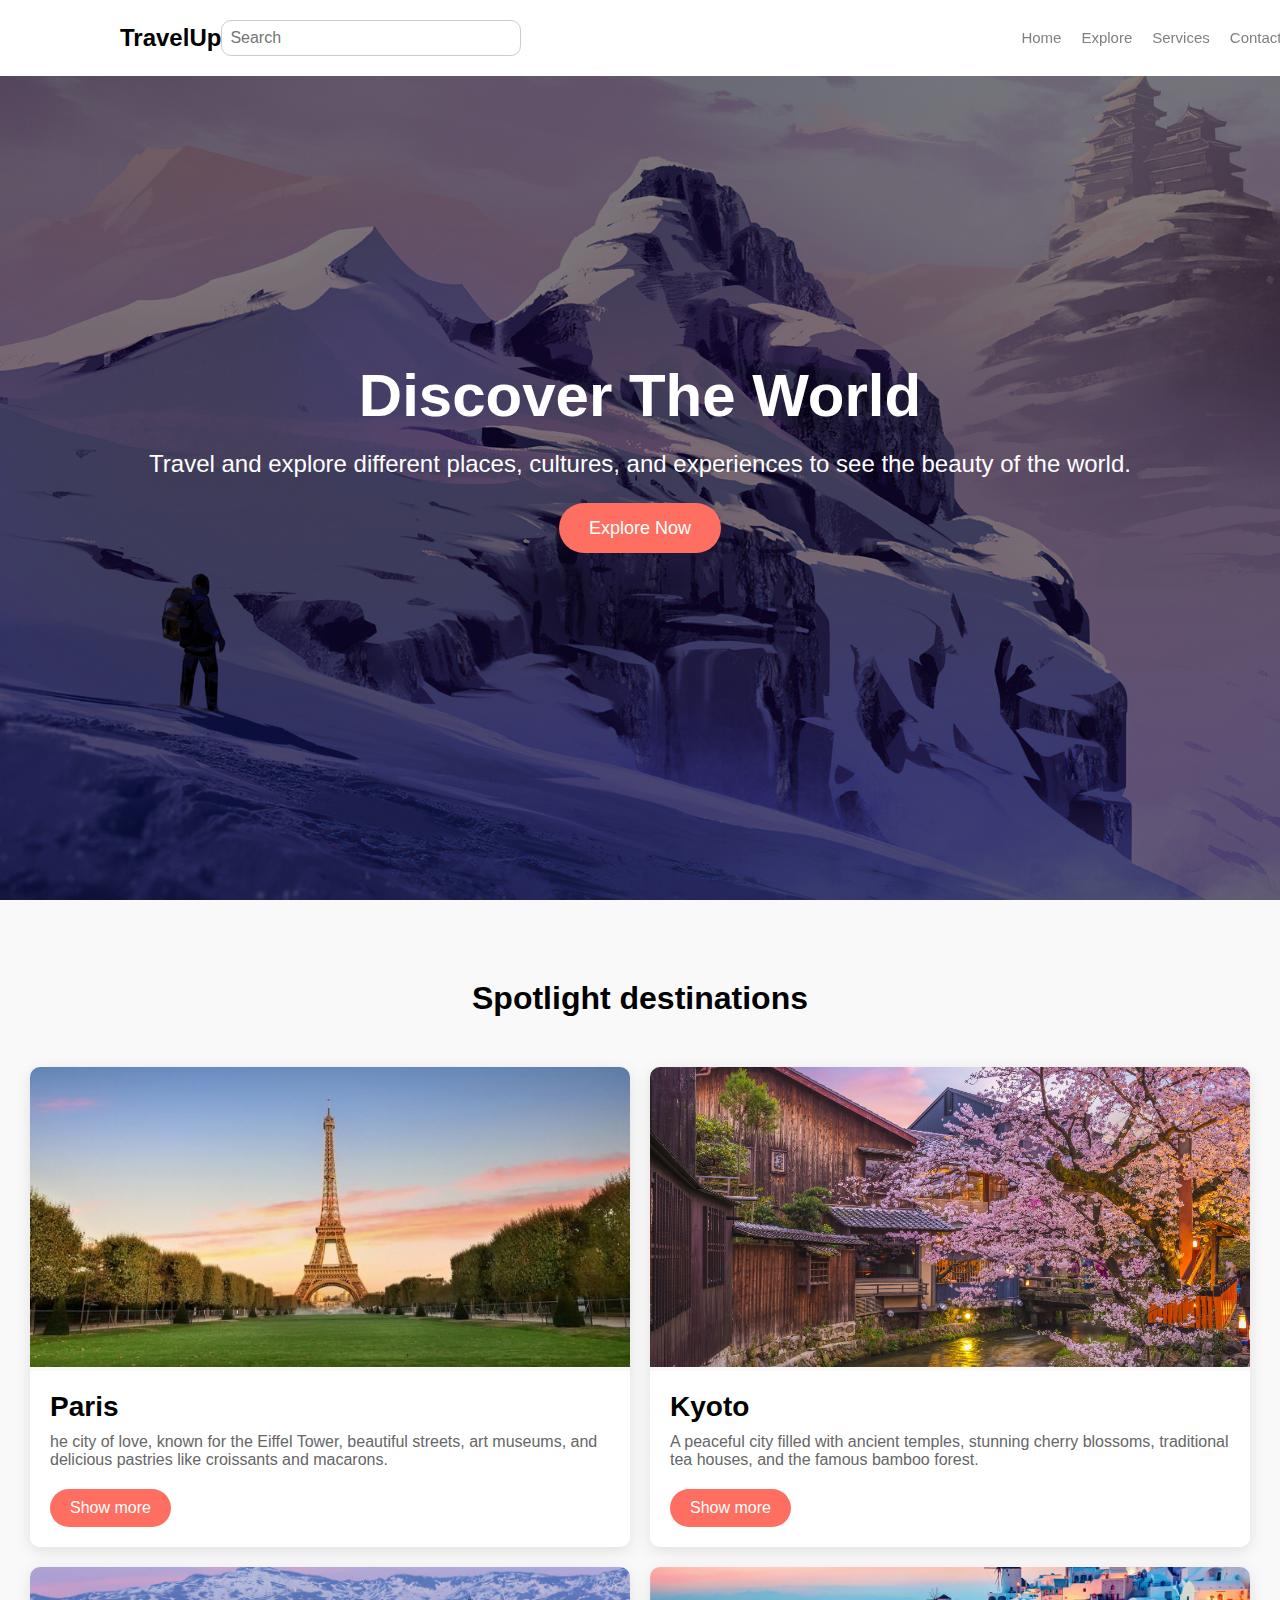
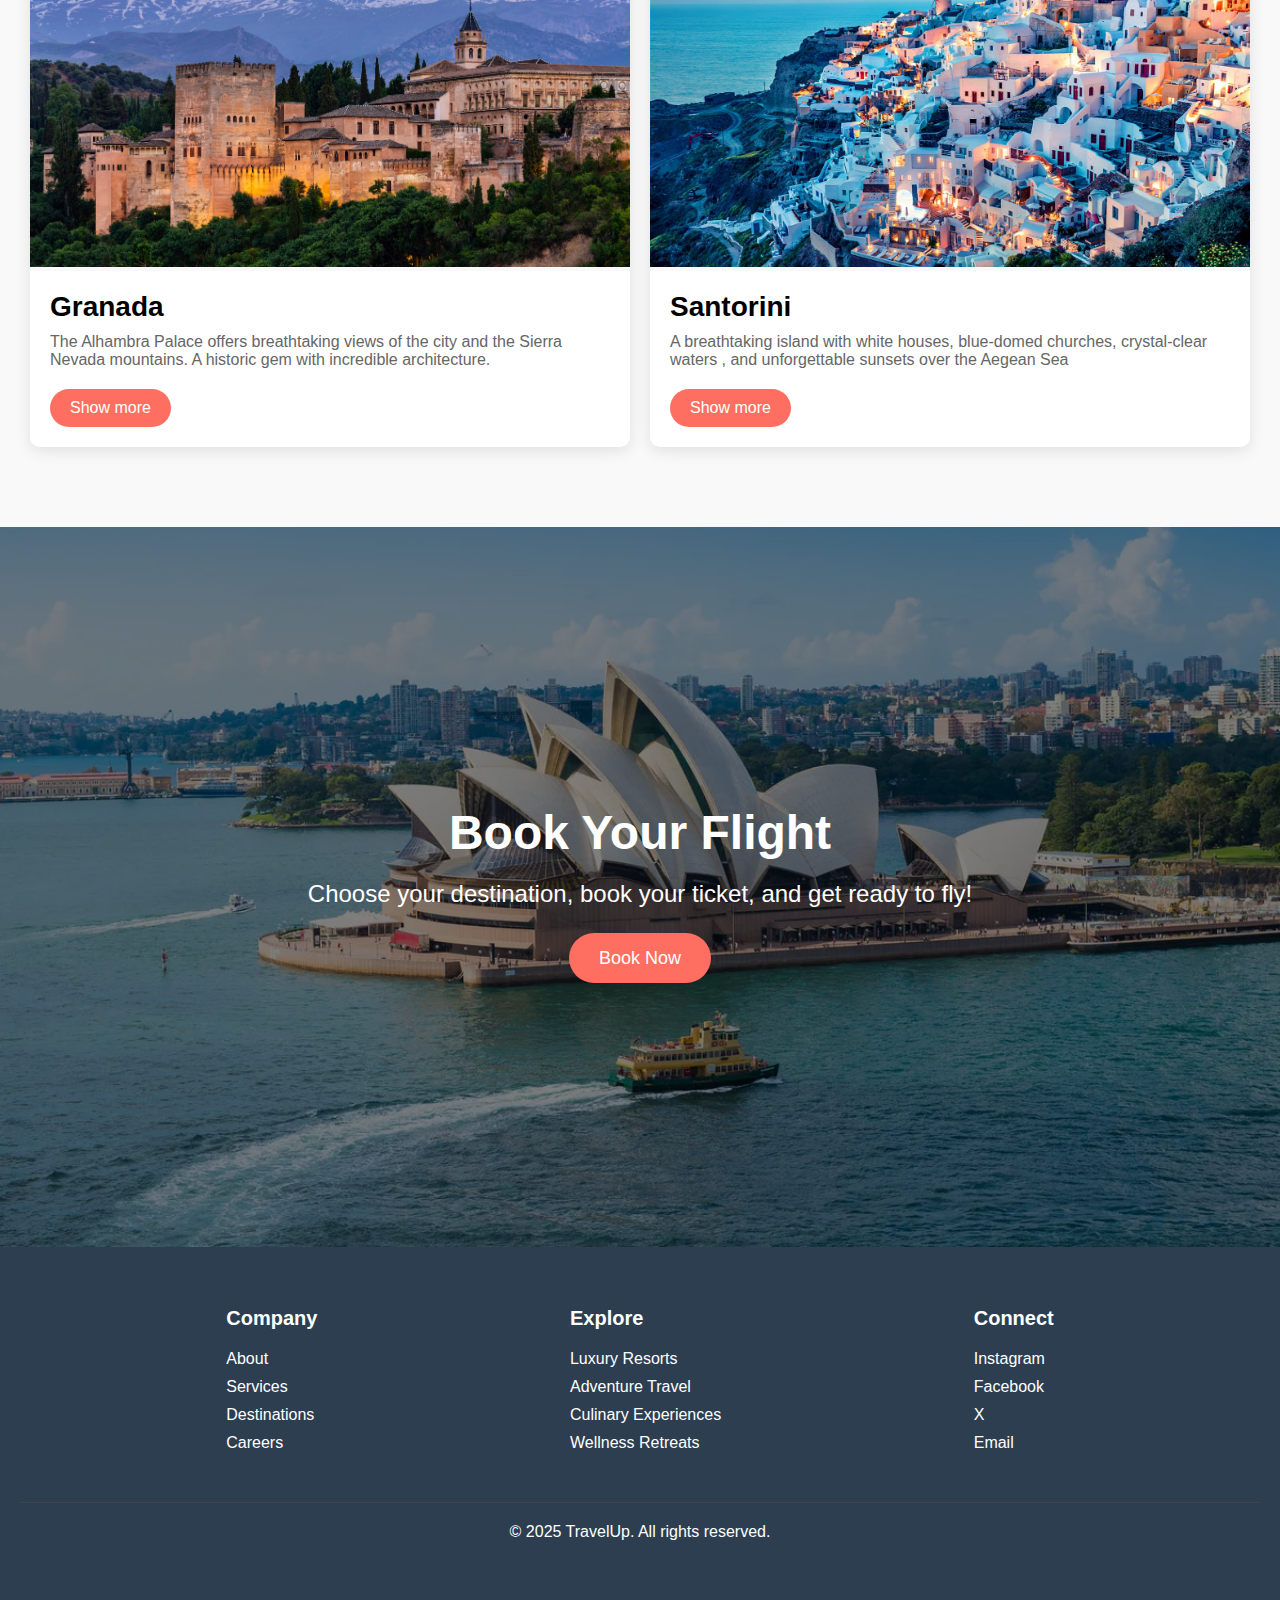
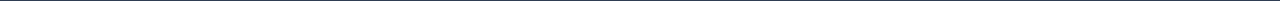
<file: index.html>
<!DOCTYPE html>
<html lang="en">
<head>
    <meta charset="UTF-8">
    <meta name="viewport" content="width=device-width, initial-scale=1.0">
    <link rel="stylesheet" href="TravelUp.css">
    <title>TravelUp</title>
</head>
<body>
    <header> 
        <h1 class="title">TravelUp</h1>     
        <form onsubmit="window.location.href = document.getElementById('search').value + '.html'; return false;">
            <div>
                <input type="text" id="search" placeholder="Search" />
            </div>
        </form>
        <nav class="nav-bar">
            <ul class="nav-links">
                <li><a href="#Home">Home</a></li>
                <li><a href="#Explore">Explore</a></li>
                <li><a href="#Services">Services</a></li>
                <li><a href="#Contact">Contact</a></li>
            </ul>
        </nav>
    </header>

    <main>
        <section id="Home" class="Home">
            <div class="shadow"></div>
            <div class="Home-content">
                <h1>Discover The World</h1>
                <p>Travel and explore different places, cultures, and experiences to see the beauty of the world.</p>
                <a href="#Explore" class="button">Explore Now</a>
            </div>
        </section>
        <div id="Explore">
        <h1 class="destinations-h1">Spotlight destinations</h1>
        <section  class="Explore">
            <div class="Explore-card">
                <img src="Paris.jpg" alt="Paris">
                <div class="Explore-card-content">
                    <h2>Paris</h2>
                    <p>he city of love, known for the Eiffel Tower, beautiful streets,
                         art museums, and delicious pastries like croissants and macarons.</p>
                    <a href="paris.html">
                        <button>Show more</button>
                    </a>
                </div>
            </div>
            <div class="Explore-card">
                <img src="Kyoto.jpg" alt="Kyoto">
                <div class="Explore-card-content">
                    <h2>Kyoto</h2>
                    <p>A peaceful city filled with ancient temples, stunning cherry blossoms,
                         traditional tea houses, and the famous bamboo forest.</p>
                    <a href="kyoto.html"><button>Show more</button></a>
                </div>
            </div>
            <div class="Explore-card">
                <img src="Granada.avif" alt="Granada">
                <div class="Explore-card-content">
                    <h2>Granada</h2>
                    <p>The Alhambra Palace offers breathtaking views of the city and the Sierra Nevada mountains.
                         A historic gem with incredible architecture.</p>
                    <a href="granada.html"><button>Show more</button></a>
                </div>
            </div>
            <div class="Explore-card">
                <img src="Santorini.jpg" alt="Santorini">
                <div class="Explore-card-content">
                    <h2>Santorini</h2>
                    <p> A breathtaking island with white houses, blue-domed churches, crystal-clear waters
                        , and unforgettable sunsets over the Aegean Sea</p>
                    <a href="santorini.html"><button>Show more</button></a>
                </div>
            </div>
        </section>
        </div>
        <section id="Services" class="Services">
            <div class="shadow"></div>
            <div class="Services-content">
                <h2>Book Your Flight</h2>
                <p>Choose your destination, book your ticket, and get ready to fly!</p>
                <a href="Services.html" class="button">Book Now</a>
            </div>
        </section>
    </main>

    <footer id="Contact" class="footer">
        <div class="footer-content">
            <div class="footer-links">
                <h3>Company</h3>
                <ul>
                    <li><a href="#">About</a></li>
                    <li><a href="#">Services</a></li>
                    <li><a href="#">Destinations</a></li>
                    <li><a href="#">Careers</a></li>
                </ul>
            </div>
            <div class="footer-links">
                <h3>Explore</h3>
                <ul>
                    <li><a href="#">Luxury Resorts</a></li>
                    <li><a href="#">Adventure Travel</a></li>
                    <li><a href="#">Culinary Experiences</a></li>
                    <li><a href="#">Wellness Retreats</a></li>
                </ul>
            </div>
            <div class="footer-links">
                <h3>Connect</h3>
                <ul>
                    <li><a href="">Instagram</a></li>
                    <li><a href="">Facebook</a></li>
                    <li><a href="">X</a></li>
                    <li><a href="">Email</a></li>
                </ul>
            </div>
        </div>
        <div class="footer-bottom">
            <p>&copy; 2025 TravelUp. All rights reserved.</p>
        </div>
    </footer>
</body>
</html>
</file>
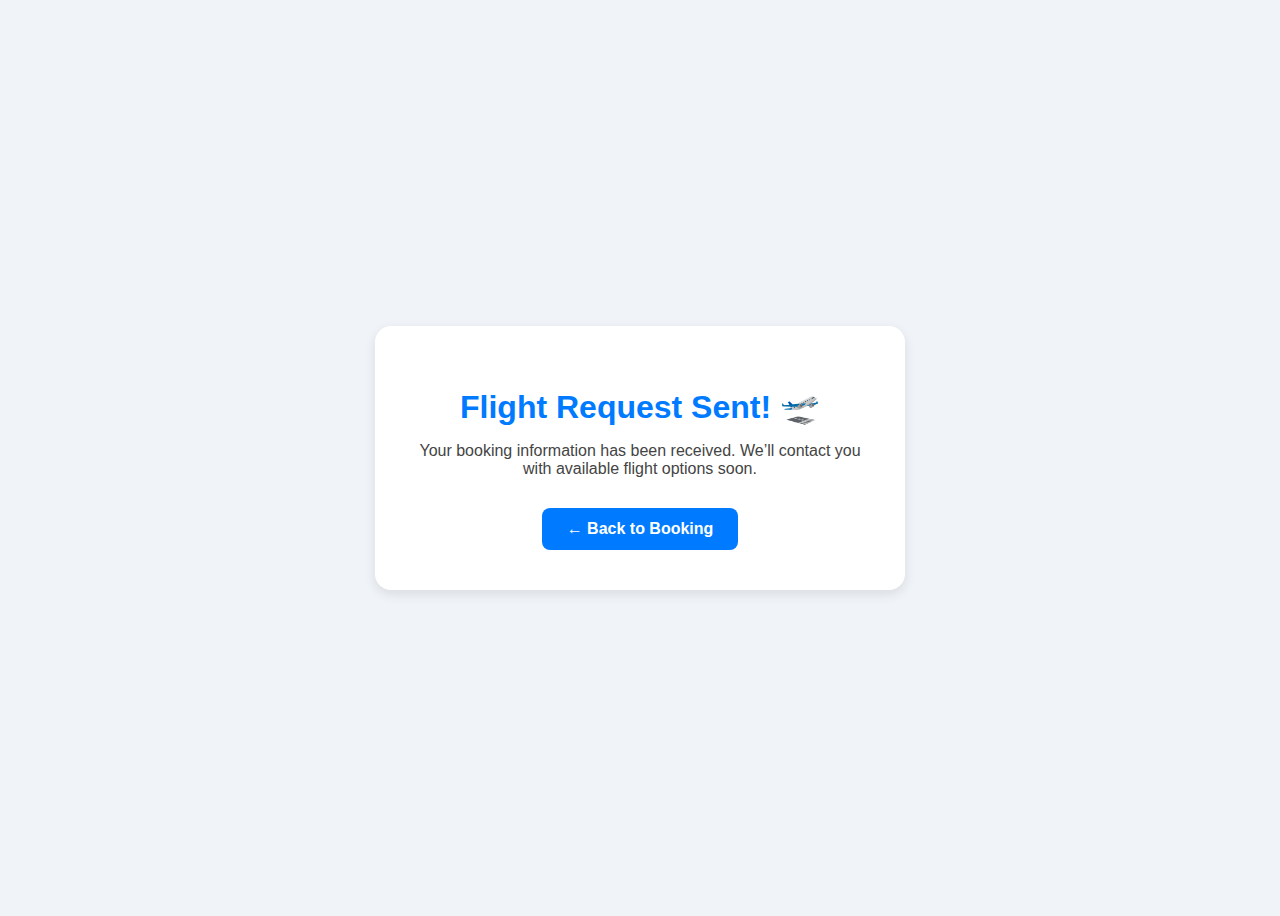
<file: confirmation.html>
<!DOCTYPE html>
<html lang="en">
<head>
  <meta charset="UTF-8">
  <title>Flight Booked</title>
  <link rel="stylesheet" href="confirmation.css">
</head>
<body>
  <div class="container">
    <h1>Flight Request Sent! 🛫</h1>
    <p>Your booking information has been received. We’ll contact you with available flight options soon.</p>
    <a href="index.html" class="back">← Back to Booking</a>
  </div>
</body>
</html>
</file>
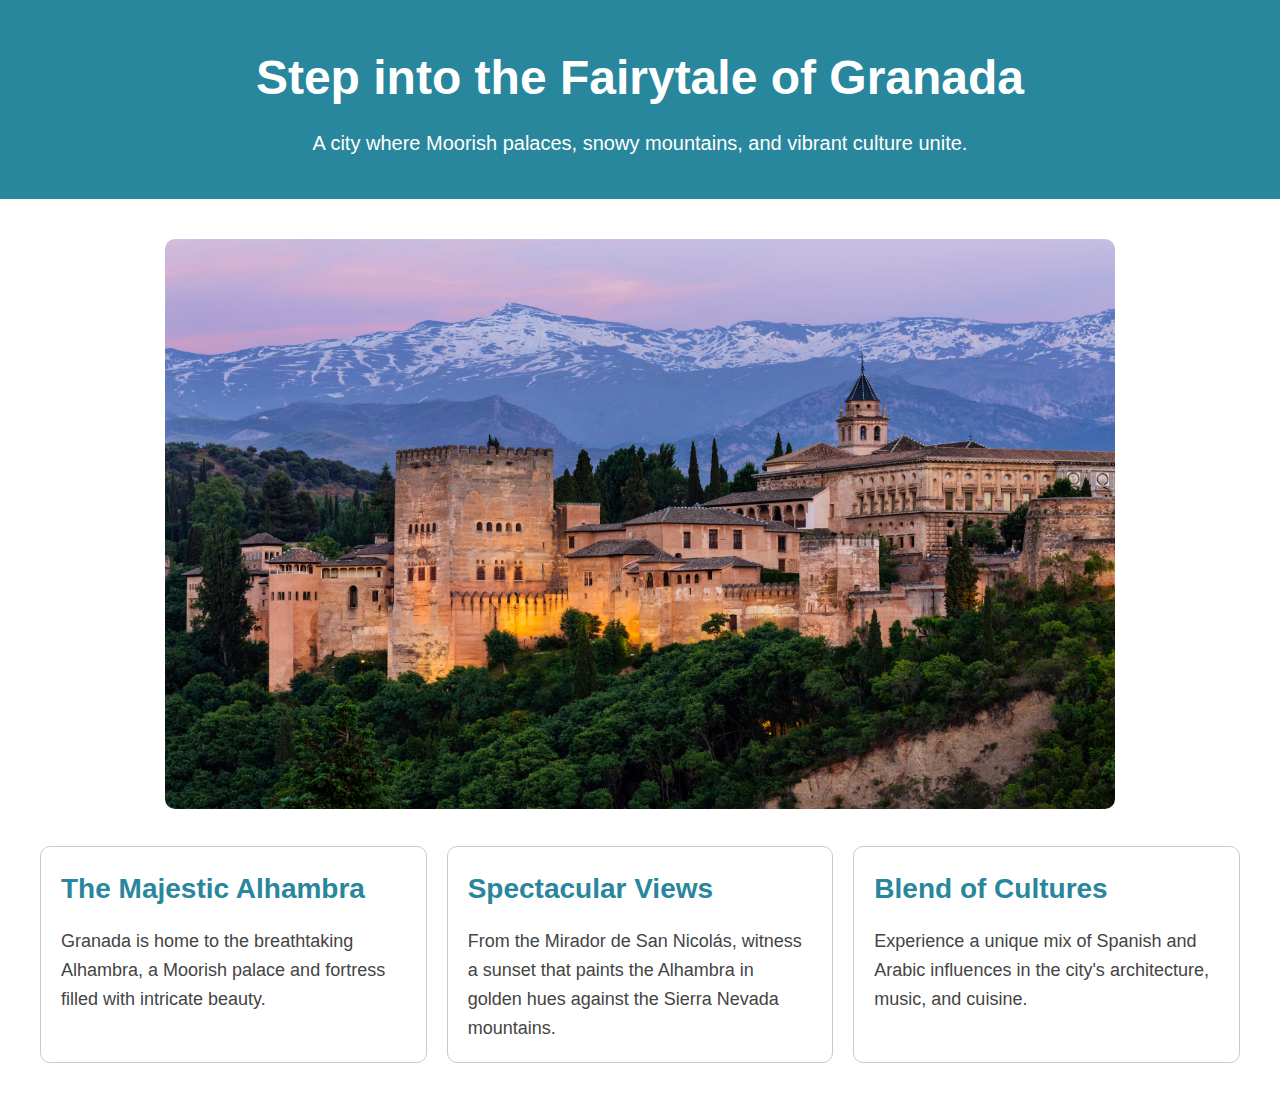
<file: granada.html>
<!DOCTYPE html>
<html lang="en">
<head>
    <meta charset="UTF-8">
    <meta name="viewport" content="width=device-width, initial-scale=1.0">
    <title>Granada - Show more</title>
    <link rel="stylesheet" href="Show-more.css">
</head>
<body>
    <div class="container">
        <header>
            <h1>Step into the Fairytale of Granada</h1>
            <p class="text">A city where Moorish palaces, snowy mountains, and vibrant culture unite.</p>
        </header>
        <section class="main">
            <div >
                <img src="Granada.avif" alt="Granada">
            </div>
            <div class="cards">
                <div class="card">
                    <h2>The Majestic Alhambra</h2>
                    <p>Granada is home to the breathtaking Alhambra, a Moorish palace and fortress filled with intricate beauty.</p>
                </div>
                <div class="card">
                    <h2>Spectacular Views</h2>
                    <p>From the Mirador de San Nicolás, witness a sunset that paints the Alhambra in golden hues against the Sierra Nevada mountains.</p>
                </div>
                <div class="card">
                    <h2>Blend of Cultures</h2>
                    <p>Experience a unique mix of Spanish and Arabic influences in the city's architecture, music, and cuisine.</p>
                </div>
            </div>
        </section>
    </div>
</body>
</html>
</file>
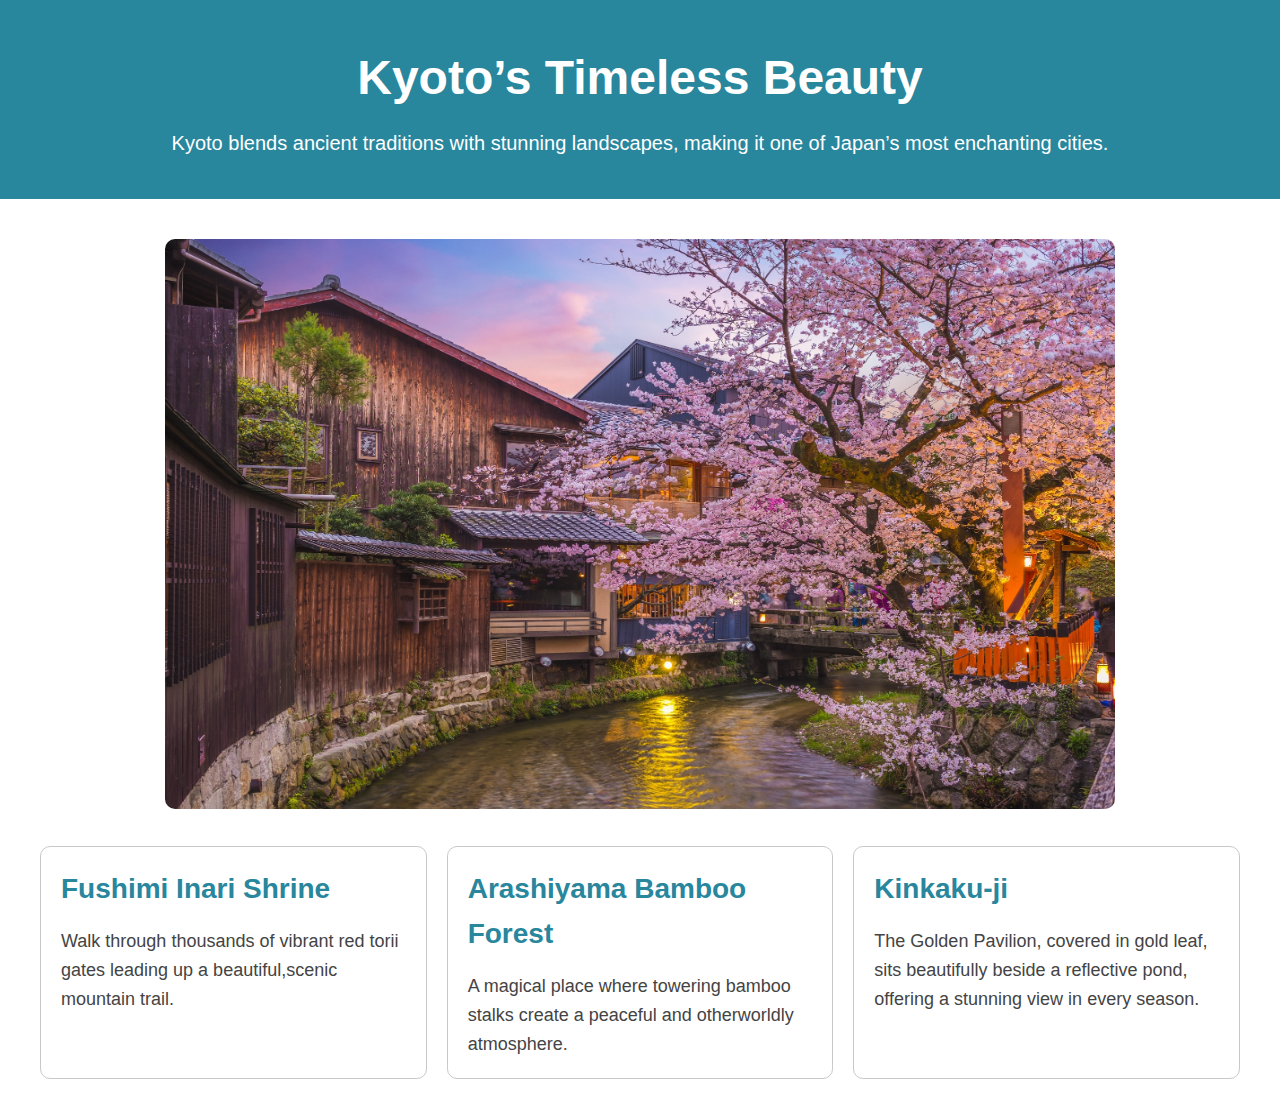
<file: kyoto.html>
<!DOCTYPE html>
<html lang="en">
<head>
    <meta charset="UTF-8">
    <meta name="viewport" content="width=device-width, initial-scale=1.0">
    <title>Seville - Show more</title>
    <link rel="stylesheet" href="Show-more.css">
</head>
<body>
    <div class="container">
        <header>
            <h1>Kyoto’s Timeless Beauty</h1>
            <p class="text">Kyoto blends ancient traditions with stunning landscapes, making it one of Japan’s most enchanting cities.</p>
        </header>
        <section class="main">
            <div >
                <img src="Kyoto.jpg" alt="Seville">
            </div>
            <div class="cards">
                <div class="card">
                    <h2>Fushimi Inari Shrine</h2>
                    <p>Walk through thousands of vibrant red torii gates leading up a beautiful,scenic mountain trail.</p>
                </div>
                <div class="card">
                    <h2>Arashiyama Bamboo Forest</h2>
                    <p>A magical place where towering bamboo stalks create a peaceful and otherworldly atmosphere.</p>
                </div>
                <div class="card">
                    <h2>Kinkaku-ji</h2>
                    <p>The Golden Pavilion, covered in gold leaf, sits beautifully beside a reflective pond, offering
                         a stunning view in every season.</p>
                </div>
            </div>
        </section>
    </div>
</body>
</html>
</file>
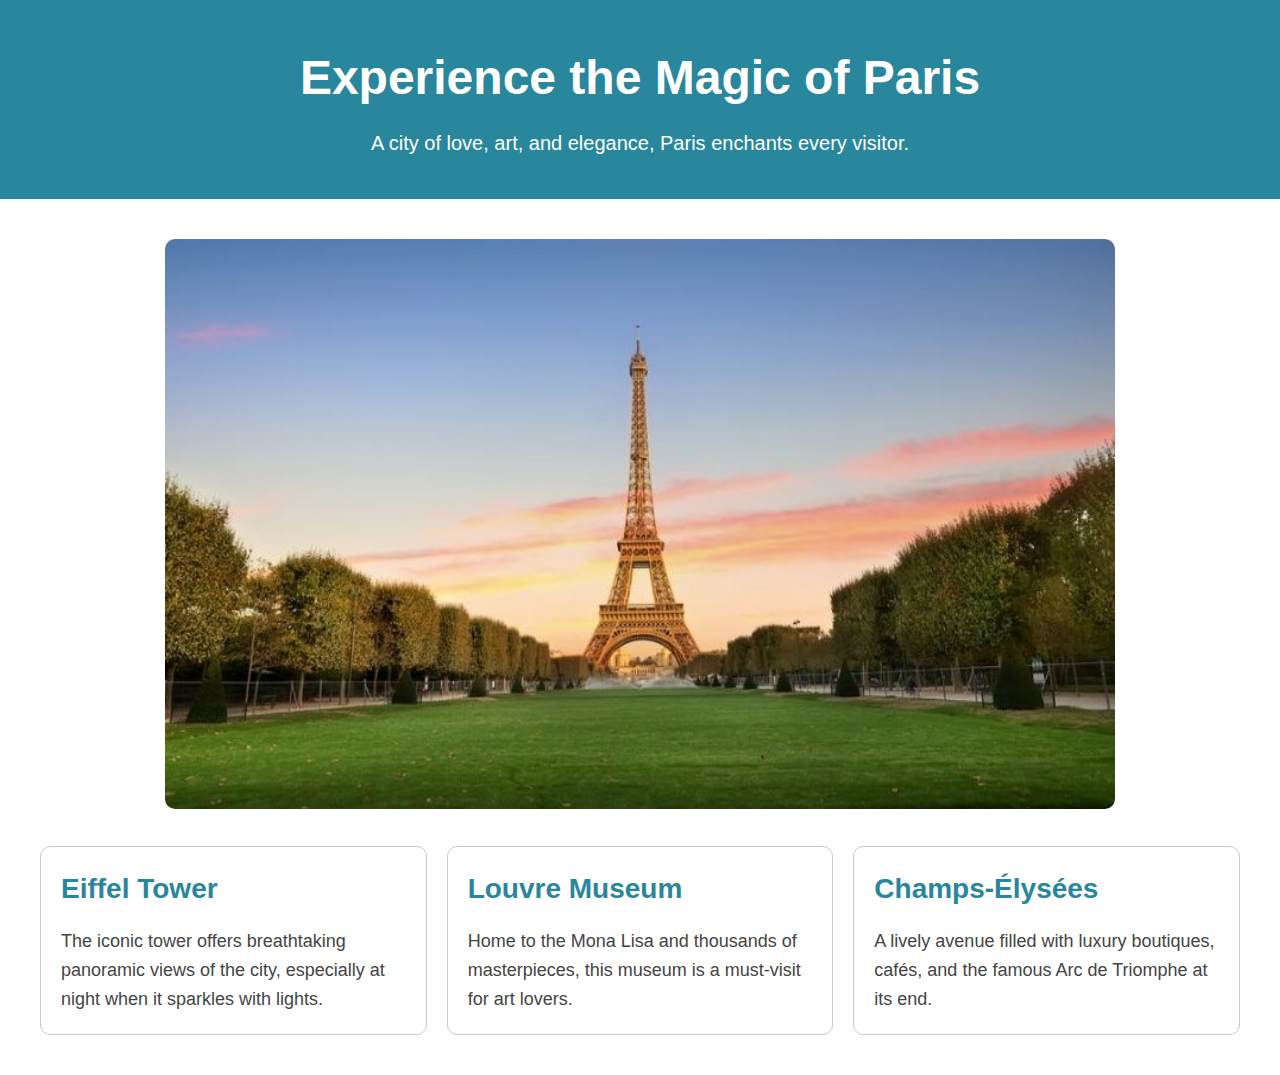
<file: paris.html>
<!DOCTYPE html>
<html lang="en">
<head>
    <meta charset="UTF-8">
    <meta name="viewport" content="width=device-width, initial-scale=1.0">
    <title>Madrid - Show more</title>
    <link rel="stylesheet" href="Show-more.css">
</head>
<body>
    <div class="container">
        <header>
            <h1>Experience the Magic of Paris</h1>
            <p class="text">A city of love, art, and elegance, Paris enchants every visitor.</p>
        </header>
        <section class="main">
            <div >
                <img src="Paris.jpg" alt="Madrid" >
            </div>
            <div class="cards">
                <div class="card">
                    <h2>Eiffel Tower</h2>
                    <p>The iconic tower offers breathtaking panoramic views of the city, especially at night when it sparkles with lights.</p>
                </div>
                <div class="card">
                    <h2>Louvre Museum</h2>
                    <p>Home to the Mona Lisa and thousands of masterpieces, this museum is a must-visit for art lovers.</p>
                </div>
                <div class="card">
                    <h2>Champs-Élysées</h2>
                    <p>A lively avenue filled with luxury boutiques, cafés, and the famous Arc de Triomphe at its end.</p>
                </div>
            </div>
        </section>
    </div>
</body>
</html>
</file>
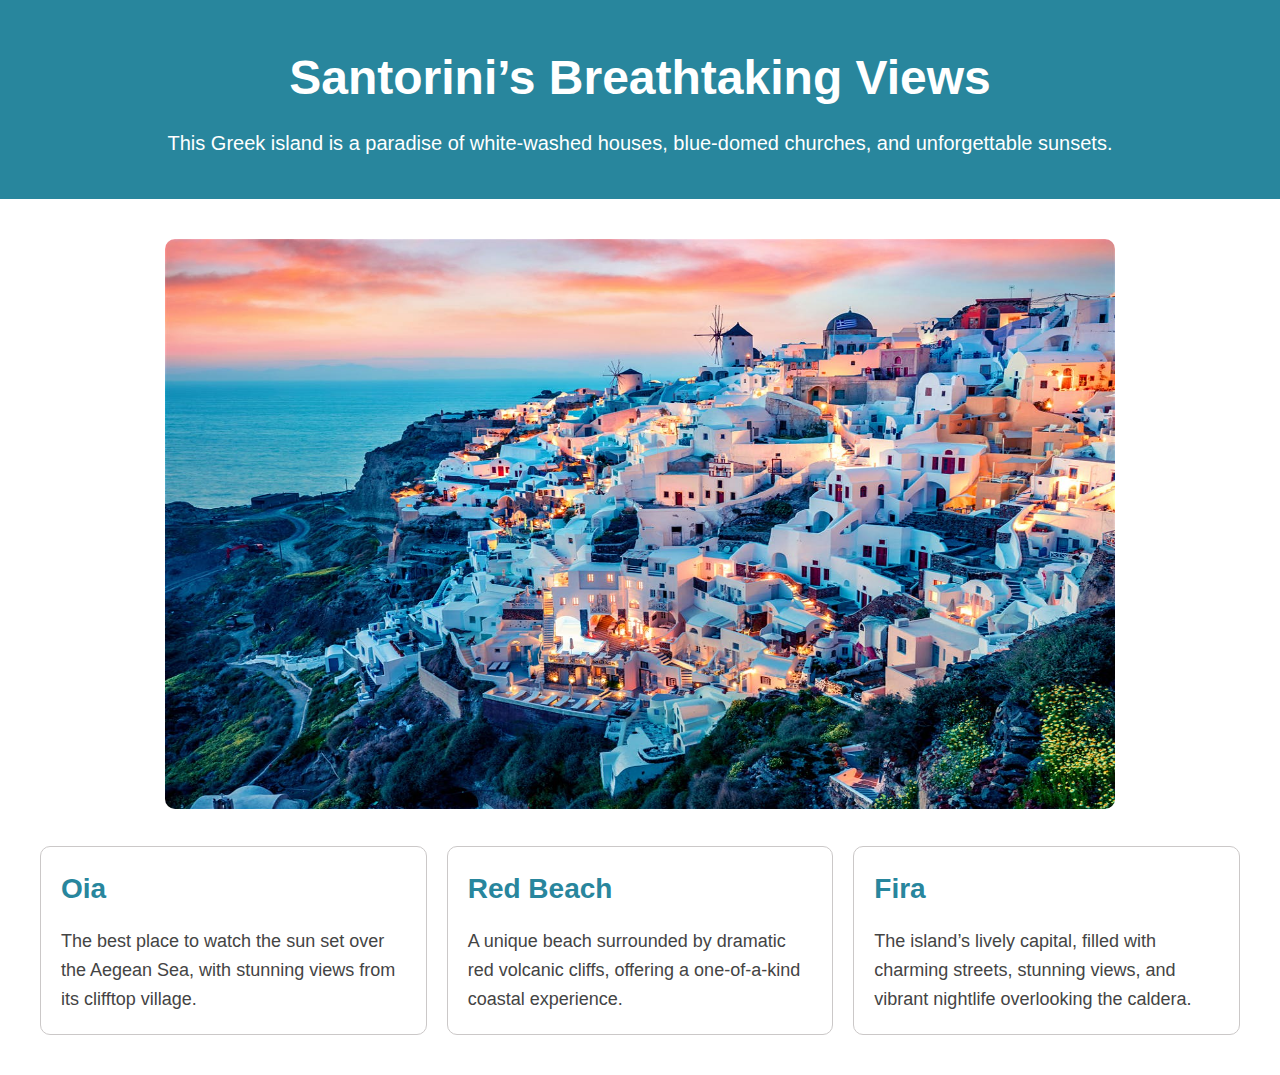
<file: santorini.html>
<!DOCTYPE html>
<html lang="en">
<head>
    <meta charset="UTF-8">
    <meta name="viewport" content="width=device-width, initial-scale=1.0">
    <title>Barcelona - Show more</title>
    <link rel="stylesheet" href="Show-more.css">
</head>
<body>
    <div class="container">
        <header>
            <h1>Santorini’s Breathtaking Views</h1>
            <p class="text">This Greek island is a paradise of white-washed houses, blue-domed churches, and unforgettable sunsets.</p>
        </header>
        <section class="main">
            <div>
                <img src="Santorini.jpg" alt="Barcelona" >
            </div>
            <div class="cards">
                <div class="card">
                    <h2>Oia</h2>
                    <p>The best place to watch the sun set over the Aegean Sea, with stunning views from its clifftop village.</p>
                </div>
                <div class="card">
                    <h2>Red Beach</h2>
                    <p> A unique beach surrounded by dramatic red volcanic cliffs, offering a one-of-a-kind coastal experience.</p>
                </div>
                <div class="card">
                    <h2>Fira</h2>
                    <p> The island’s lively capital, filled with charming streets, stunning views, and vibrant nightlife overlooking the caldera.                    </p>
                </div>
            </div>
        </section>
    </div>
</body>
</html>
</file>
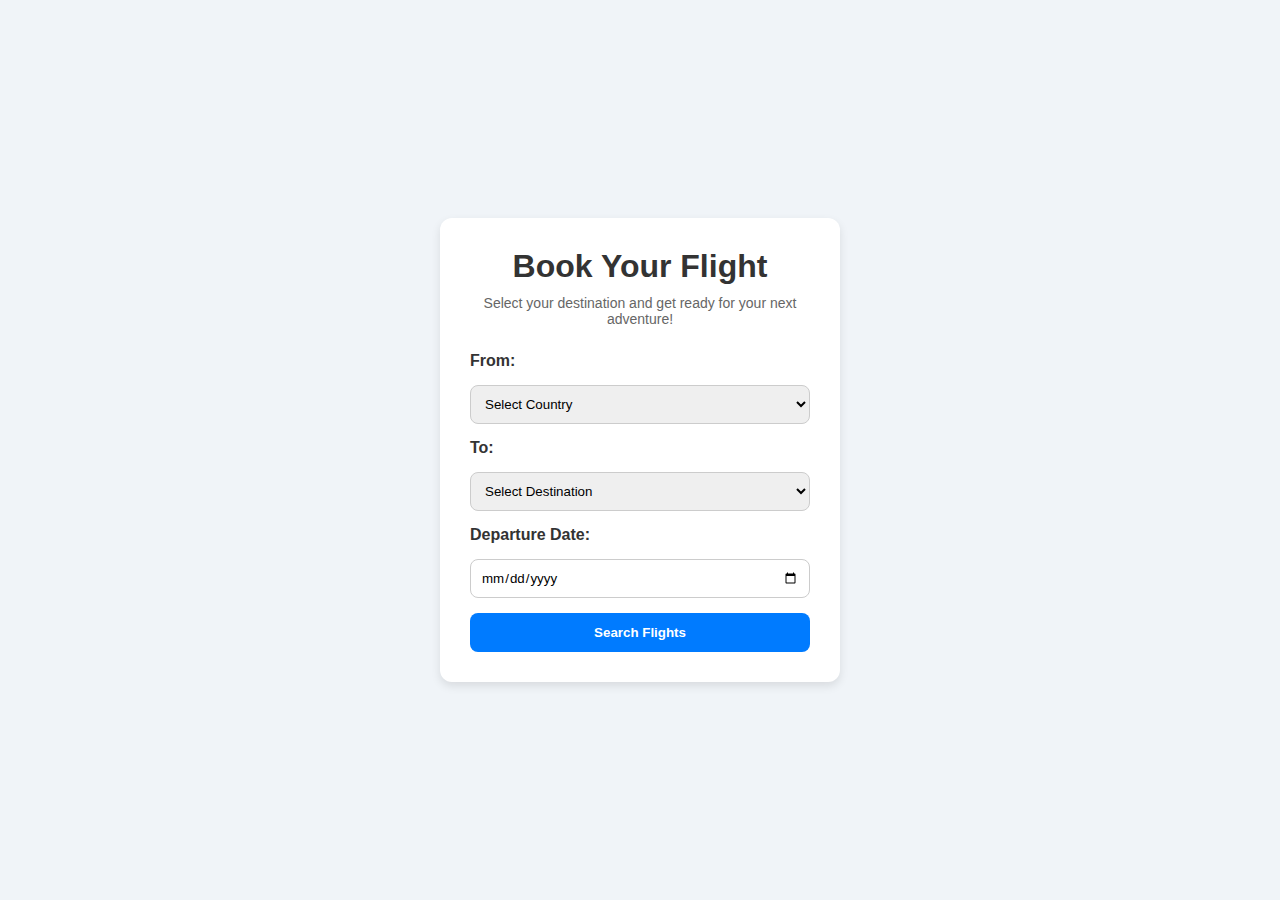
<file: Services.html>
<!DOCTYPE html>
<html lang="en">
<head>
  <meta charset="UTF-8">
  <meta name="viewport" content="width=device-width, initial-scale=1">
  <title>Book Your Flight</title>
  <link rel="stylesheet" href="Services.css">
</head>
<body>
  <div class="container">
    <h1>Book Your Flight</h1>
    <p>Select your destination and get ready for your next adventure!</p>

    <form class="form" action="confirmation.html">
      <label for="from">From:</label>
      <select id="from" name="from" required>
        <option value="">Select Country</option>
        <option value="Tunisia">Tunisia</option>
        <option value="France">France</option>
        <option value="USA">USA</option>
        <option value="Japan">Japan</option>
      </select>

      <label for="to">To:</label>
      <select id="to" name="to" required>
        <option value="">Select Destination</option>
        <option value="Italy">Kyoto</option>
        <option value="Canada">Paris</option>
        <option value="Egypt">Granada</option>
        <option value="Brazil">Santorini</option>
      </select>

      <label for="date">Departure Date:</label>
      <input type="date" id="date" name="date" required>

      <button type="submit">Search Flights</button>
  </div>
</body>
</html>
</file>
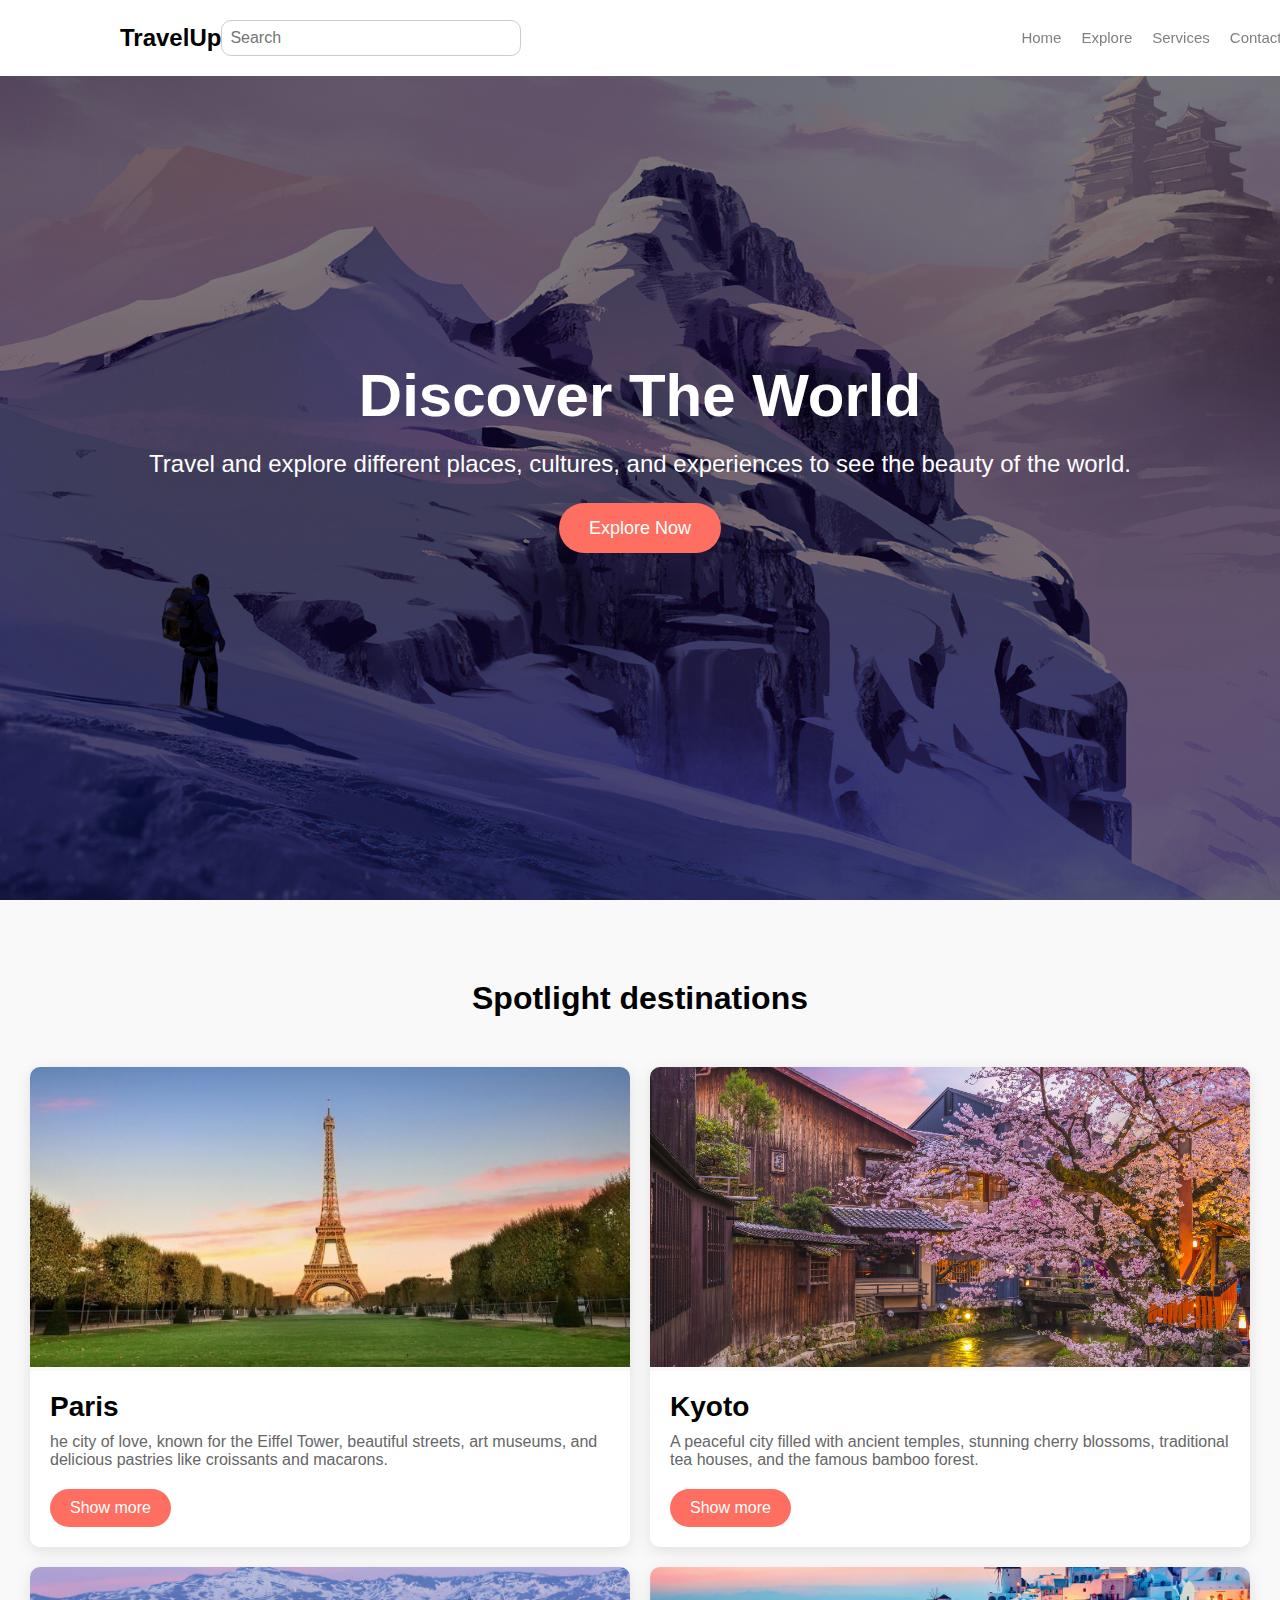
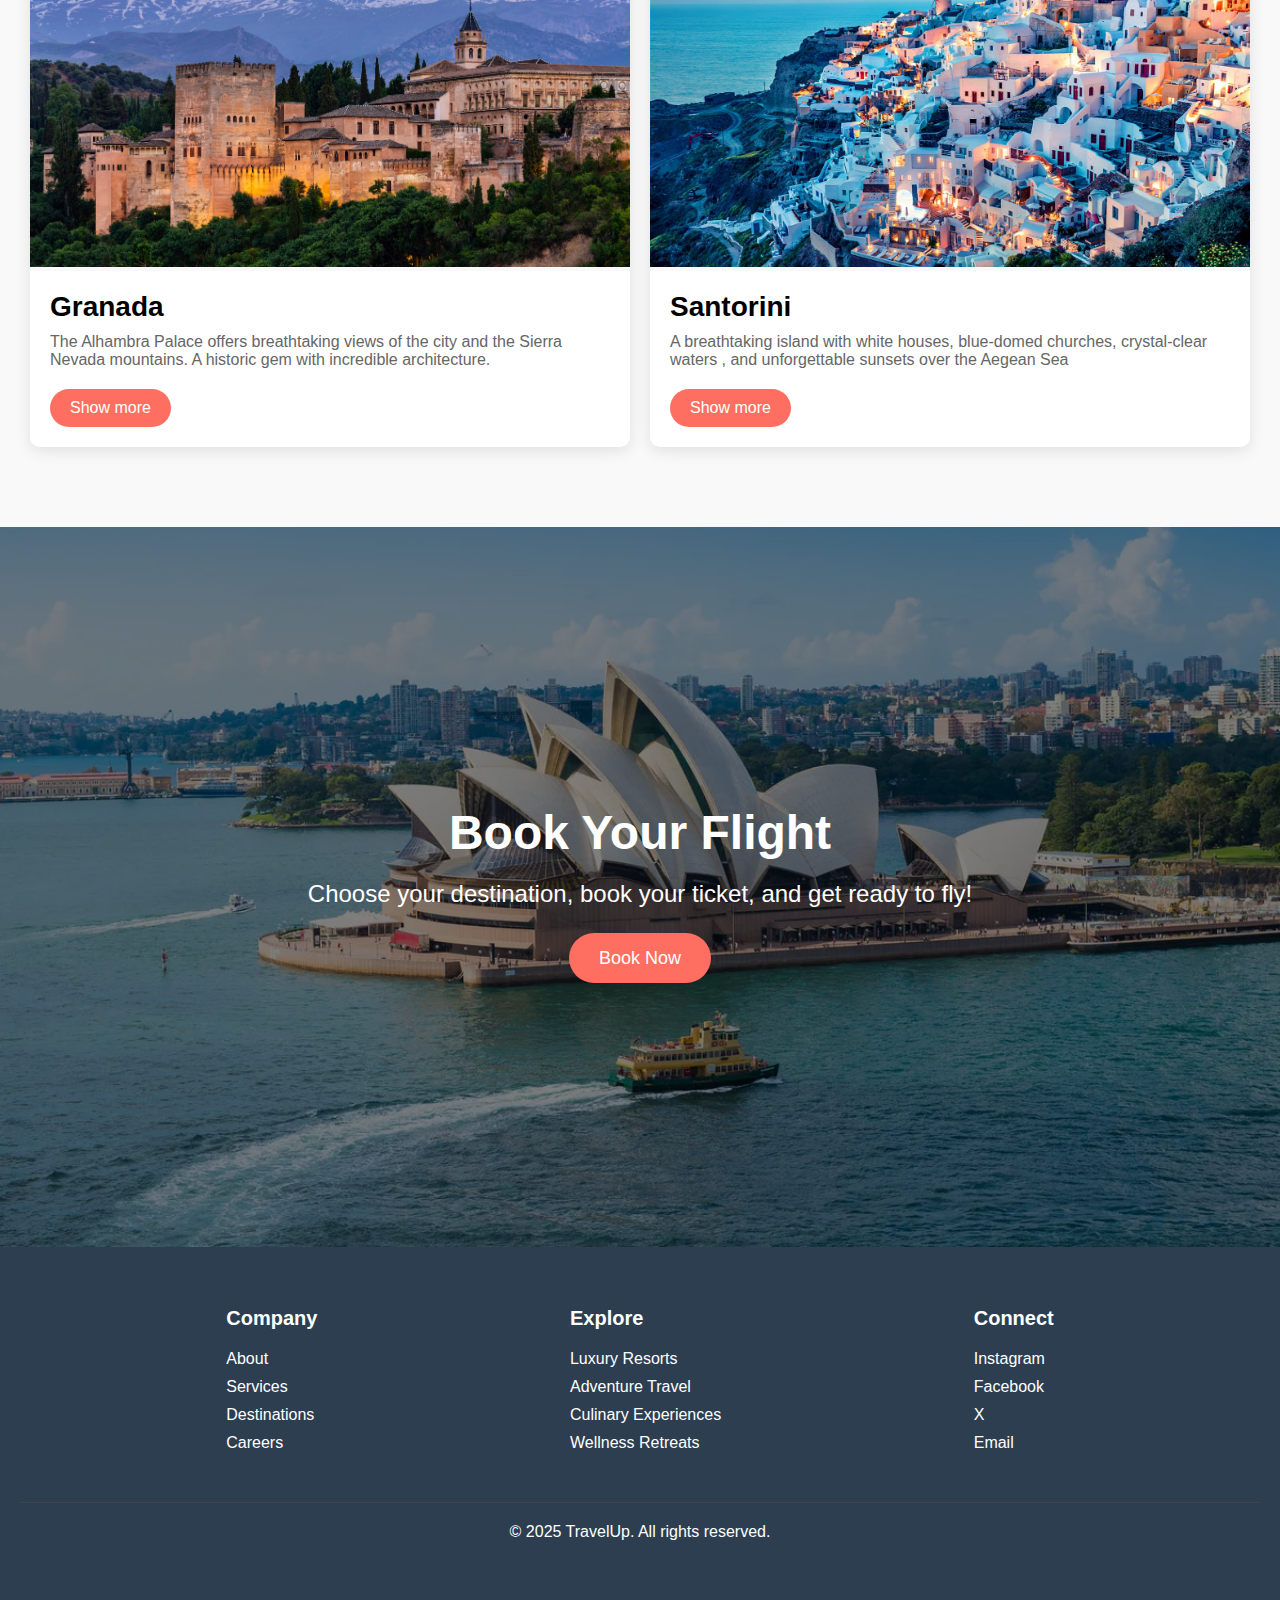
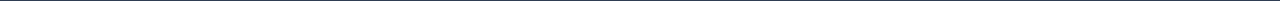
<file: TravelUp.html>
<!DOCTYPE html>
<html lang="en">
<head>
    <meta charset="UTF-8">
    <meta name="viewport" content="width=device-width, initial-scale=1.0">
    <link rel="stylesheet" href="TravelUp.css">
    <title>TravelUp</title>
</head>
<body>
    <header> 
        <h1 class="title">TravelUp</h1>     
        <form onsubmit="window.location.href = document.getElementById('search').value + '.html'; return false;">
            <div>
                <input type="text" id="search" placeholder="Search" />
            </div>
        </form>
        <nav class="nav-bar">
            <ul class="nav-links">
                <li><a href="#Home">Home</a></li>
                <li><a href="#Explore">Explore</a></li>
                <li><a href="#Services">Services</a></li>
                <li><a href="#Contact">Contact</a></li>
            </ul>
        </nav>
    </header>

    <main>
        <section id="Home" class="Home">
            <div class="shadow"></div>
            <div class="Home-content">
                <h1>Discover The World</h1>
                <p>Travel and explore different places, cultures, and experiences to see the beauty of the world.</p>
                <a href="#Explore" class="button">Explore Now</a>
            </div>
        </section>
        <div id="Explore">
        <h1 class="destinations-h1">Spotlight destinations</h1>
        <section  class="Explore">
            <div class="Explore-card">
                <img src="Paris.jpg" alt="Paris">
                <div class="Explore-card-content">
                    <h2>Paris</h2>
                    <p>he city of love, known for the Eiffel Tower, beautiful streets,
                         art museums, and delicious pastries like croissants and macarons.</p>
                    <a href="paris.html">
                        <button>Show more</button>
                    </a>
                </div>
            </div>
            <div class="Explore-card">
                <img src="Kyoto.jpg" alt="Kyoto">
                <div class="Explore-card-content">
                    <h2>Kyoto</h2>
                    <p>A peaceful city filled with ancient temples, stunning cherry blossoms,
                         traditional tea houses, and the famous bamboo forest.</p>
                    <a href="kyoto.html"><button>Show more</button></a>
                </div>
            </div>
            <div class="Explore-card">
                <img src="Granada.avif" alt="Granada">
                <div class="Explore-card-content">
                    <h2>Granada</h2>
                    <p>The Alhambra Palace offers breathtaking views of the city and the Sierra Nevada mountains.
                         A historic gem with incredible architecture.</p>
                    <a href="granada.html"><button>Show more</button></a>
                </div>
            </div>
            <div class="Explore-card">
                <img src="Santorini.jpg" alt="Santorini">
                <div class="Explore-card-content">
                    <h2>Santorini</h2>
                    <p> A breathtaking island with white houses, blue-domed churches, crystal-clear waters
                        , and unforgettable sunsets over the Aegean Sea</p>
                    <a href="santorini.html"><button>Show more</button></a>
                </div>
            </div>
        </section>
        </div>
        <section id="Services" class="Services">
            <div class="shadow"></div>
            <div class="Services-content">
                <h2>Book Your Flight</h2>
                <p>Choose your destination, book your ticket, and get ready to fly!</p>
                <a href="Services.html" class="button">Book Now</a>
            </div>
        </section>
    </main>

    <footer id="Contact" class="footer">
        <div class="footer-content">
            <div class="footer-links">
                <h3>Company</h3>
                <ul>
                    <li><a href="#">About</a></li>
                    <li><a href="#">Services</a></li>
                    <li><a href="#">Destinations</a></li>
                    <li><a href="#">Careers</a></li>
                </ul>
            </div>
            <div class="footer-links">
                <h3>Explore</h3>
                <ul>
                    <li><a href="#">Luxury Resorts</a></li>
                    <li><a href="#">Adventure Travel</a></li>
                    <li><a href="#">Culinary Experiences</a></li>
                    <li><a href="#">Wellness Retreats</a></li>
                </ul>
            </div>
            <div class="footer-links">
                <h3>Connect</h3>
                <ul>
                    <li><a href="">Instagram</a></li>
                    <li><a href="">Facebook</a></li>
                    <li><a href="">X</a></li>
                    <li><a href="">Email</a></li>
                </ul>
            </div>
        </div>
        <div class="footer-bottom">
            <p>&copy; 2025 TravelUp. All rights reserved.</p>
        </div>
    </footer>
</body>
</html>
</file>
<file: TravelUp.css>
* {
    margin: 0;
    padding: 0;
    box-sizing: border-box;
}

body {
    font-family: 'Poppins', sans-serif;
    background-color:#f9f9f9;
}

header {
    background-color: white;
    padding: 20px 0;
    display: flex;
    justify-content: space-between;
    align-items: center;
    position: fixed;
    width: 100%;
    z-index: 100;
}
.title {
    font-size: 24px;
    padding-left: 120px;
    color: black;
    font-weight: 600;
}
input {
    padding: 8px;
    font-size: 16px;
    width: 300px;
    margin-right: 500px;
    border: 1px solid #ccc;
    border-radius: 10px;
}
.nav-bar {
    padding-right: 70px;
}
.nav-links {
    list-style: none;
    display: flex;
    gap: 20px;
}
.nav-links a {
    text-decoration: none;
    color: gray;
    font-size: 15px;
    transition: color 0.3s ease;
}

.nav-links a:hover {
    color: #1b1c1d;
}

.Home {
    position: relative;
    height: 100vh;
    background: url('Home.jpg')  center/cover;
    display: flex;
    align-items: center;
    justify-content: center;
    text-align: center;
    color: white;
}
.shadow {
    position: absolute;
    top: 0;
    left: 0;
    width: 100%;
    height: 100%;
    background: rgba(0, 0, 0, 0.5);
}
.Home-content {
    position: relative;
    z-index: 1;
}
.Home-content h1 {
    font-size: 60px;
    margin-bottom: 20px;
    animation: fadeIn 2s ease-in-out;
}
.Home-content p {
    font-size: 24px;
    margin-bottom: 40px;
    animation: fadeIn 2.5s ease-in-out;
}
.button {
    padding: 15px 30px;
    background-color: #ff6f61;
    color: white;
    border: none;
    border-radius: 50px;
    font-size: 18px;
    text-decoration: none;
    animation: fadeIn 3s ease-in-out;
}
.button:hover {
    background-color: #ff4a3d;
}
.destinations-h1{
    text-align: center;
    padding-top: 80px;
}
.Explore {
    display: flex;
    flex-wrap: wrap;
    gap: 20px;
    justify-content: center;
    padding-top: 50px;
    padding-bottom: 80px;
}

.Explore-card {
    position: relative;
    max-width: 600px;
    overflow: hidden;
    border-radius: 10px;
    box-shadow: 0 4px 15px rgba(0, 0, 0, 0.1);
    transition: transform 0.3s ease;
}
.Explore-card:hover {
    transform: translateY(-10px);
}
.Explore-card img {
    width: 100%;
    height: 300px;
    object-fit: cover;
}

.Explore-card-content {
    padding: 20px;
    background-color: white;
}

.Explore-card-content h2 {
    font-size: 28px;
    margin-bottom: 10px;
}

.Explore-card-content p {
    font-size: 16px;
    color: #666;
    margin-bottom: 20px;
}

.Explore-card-content button {
    padding: 10px 20px;
    background-color: #ff6f61;
    color: white;
    border: none;
    border-radius: 50px;
    font-size: 16px;
}

.Explore-card-content button:hover {
    background-color: #ff4a3d;
}

.Services {
    position: relative;
    height: 80vh;
    background: url('Services.webp') center center/cover;
    display: flex;
    align-items: center;
    justify-content: center;
    text-align: center;
    color: white;
}

.Services-content {
    position: relative;
    z-index: 1;
}

.Services-content h2 {
    font-size: 48px;
    margin-bottom: 20px;
    animation: fadeIn 2s ease-in-out;
}

.Services-content p {
    font-size: 24px;
    margin-bottom: 40px;
    animation: fadeIn 2.5s ease-in-out;
}

.footer {
    background-color: #2c3e50;
    color: white;
    padding: 60px 20px;
}

.footer-content {
    display: flex;
    gap: 40px;
    justify-content: space-around;
    margin: 0 100px;
}

.footer-links h3 {
    font-size: 20px;
    margin-bottom: 20px;
}

.footer-links ul {
    list-style: none;
}

.footer-links li {
    margin-bottom: 10px;
}

.footer-links a {
    color: white;
    text-decoration: none;
}

.footer-links a:hover {
    color: #ff6f61;
}

.footer-bottom {
    text-align: center;
    margin-top: 40px;
    padding-top: 20px;
    border-top: 1px solid #444;
}

@keyframes fadeIn {
    from {
        opacity: 0;
    }
    to {
        opacity: 1;
    }
}
</file>
<file: confirmation.css>
body {
    background-color: #f0f4f8;
    font-family: Arial, sans-serif;
    display: flex;
    align-items: center;
    justify-content: center;
    height: 100vh;
  }

  .container {
    background: #fff;
    padding: 40px;
    border-radius: 16px;
    box-shadow: 0 4px 12px rgba(0, 0, 0, 0.1);
    text-align: center;
    max-width: 450px;
    width: 100%;
  }

  h1 {
    color: #007bff;
    margin-bottom: 10px;
  }

  p {
    color: #444;
    margin-bottom: 30px;
    font-size: 16px;
  }
  .back {
    display: inline-block;
    padding: 12px 25px;
    background-color: #007bff;
    color: white;
    text-decoration: none;
    border-radius: 8px;
    font-weight: bold;
  }

  .back:hover {
    background-color: #0056b3;
  }
</file>
<file: Show-more.css>
* {
    margin: 0;
    padding: 0;
    box-sizing: border-box;
}
.container {
    font-family: 'Arial', sans-serif;
    line-height: 1.6;
    color: #333;
}
header {
    background: #28869d;
    padding: 40px 20px;
    text-align: center;
    color: #fff;
}

header h1 {
    font-size: 48px;
    font-family: 'Covered By Your Grace', sans-serif;
    margin-bottom: 10px;
}

.text {
    font-size: 20px;
}
.main {
    padding: 40px 20px;
    display: flex;
    flex-direction: column;
    align-items: center;
}
img{
    width: 950px;
    height: 570px;
    border-radius: 10px;
    margin-bottom: 30px;
}

.cards {
    display: grid;
    grid-template-columns: repeat(3, 1fr);
    gap: 20px;
    width: 1200px;
}

.card {
    background-color: #fff;
    padding: 20px;
    border-radius: 10px;
    border: 1px solid rgb(203, 200, 200);
}
.card:hover {
    transform: translateY(-5px);
    transition: transform 0.3s ease;
}

.card h2 {
    color:  #28869d;
    font-size: 28px;
    margin-bottom: 15px;
}

.card p {
    font-size: 18px;
    color: #444;
}
</file>
<file: Services.css>
* {
    box-sizing: border-box;
    font-family: Arial, sans-serif;
    margin: 0;
    padding: 0;
  }
  
  body {
    background: #f0f4f8;
    display: flex;
    justify-content: center;
    align-items: center;
    height: 100vh;
  }
  
  .container {
    background: #ffffff;
    padding: 30px;
    border-radius: 12px;
    box-shadow: 0 4px 10px rgba(0, 0, 0, 0.1);
    width: 400px;
    text-align: center;
  }
  
  h1 {
    color: #333;
    margin-bottom: 10px;
  }
  
  p {
    color: #666;
    margin-bottom: 25px;
    font-size: 14px;
  }
  
  .form {
    display: flex;
    flex-direction: column;
    gap: 15px;
  }
  
  .form label {
    text-align: left;
    font-weight: bold;
    color: #333;
  }
  
  .form select,
  .form input {
    padding: 10px;
    border: 1px solid #ccc;
    border-radius: 8px;
  }
  
  .form button {
    background-color: #007bff;
    color: white;
    padding: 12px;
    border: none;
    border-radius: 8px;
    font-weight: bold;
  }
  
  .form button:hover {
    background-color: #0056b3;
  }
</file>
